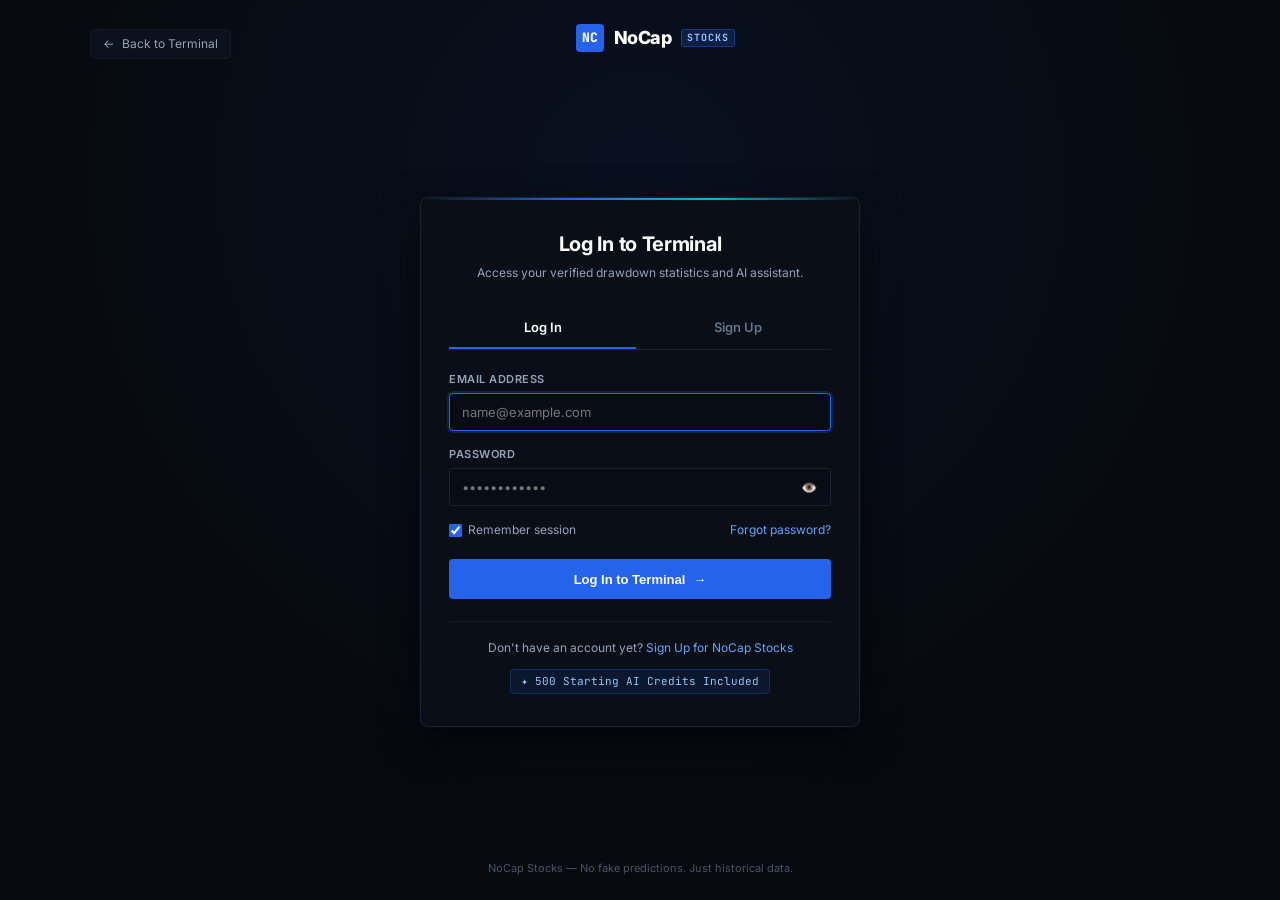
<file: frontend/login.html>
<!DOCTYPE html>
<html lang="en">
<head>
    <meta charset="UTF-8">
    <meta name="viewport" content="width=device-width, initial-scale=1.0">
    <title>Log In — NoCap Stocks Terminal</title>
    <meta name="description" content="Sign in to your NoCap Stocks account to access empirical historical stock drop analytics and AI assistant.">
    
    <!-- Typography -->
    <link rel="preconnect" href="https://fonts.googleapis.com">
    <link rel="preconnect" href="https://fonts.gstatic.com" crossorigin>
    <link href="https://fonts.googleapis.com/css2?family=Inter:wght@400;500;600;700;800&family=JetBrains+Mono:wght@400;500;600;700&display=swap" rel="stylesheet">
    
    <!-- Base Stylesheet & Auth Styles -->
    <link rel="stylesheet" href="style.css">
    <link rel="stylesheet" href="auth.css">
</head>
<body class="auth-page-shell">
    <!-- Top Navigation Strip -->
    <nav class="auth-nav-strip">
        <a href="index.html" class="auth-back-link">
            <span>←</span> Back to Terminal
        </a>
        <div class="auth-brand-badge">
            <div class="terminal-logo-box">NC</div>
            <span class="brand-text-main">NoCap</span>
            <span class="brand-text-badge">STOCKS</span>
        </div>
        <div style="width: 110px;"></div> <!-- Spacer for optical centering -->
    </nav>

    <!-- Main Auth Card Container -->
    <main class="auth-container">
        <div class="auth-card">
            <!-- Header -->
            <div class="auth-header">
                <h1 class="auth-title">Log In to Terminal</h1>
                <p class="auth-subtitle">Access your verified drawdown statistics and AI assistant.</p>
            </div>

            <!-- Tab Switcher -->
            <div class="auth-tabs" role="tablist">
                <a href="login.html" class="auth-tab-btn active" role="tab" aria-selected="true">Log In</a>
                <a href="signup.html" class="auth-tab-btn" role="tab" aria-selected="false">Sign Up</a>
            </div>

            <!-- Alert Notification Banner -->
            <div id="login-alert" class="auth-alert hidden" role="alert"></div>

            <!-- Log In Form -->
            <form id="login-form" novalidate>
                <!-- Email Field -->
                <div class="auth-form-group">
                    <label for="login-email" class="auth-label">Email Address</label>
                    <div class="auth-input-wrapper">
                        <input 
                            type="email" 
                            id="login-email" 
                            name="email" 
                            class="auth-input" 
                            placeholder="name@example.com" 
                            autocomplete="email" 
                            required 
                            autofocus
                        >
                    </div>
                </div>

                <!-- Password Field with Show/Hide Toggle -->
                <div class="auth-form-group">
                    <label for="login-password" class="auth-label">Password</label>
                    <div class="auth-input-wrapper">
                        <input 
                            type="password" 
                            id="login-password" 
                            name="password" 
                            class="auth-input has-toggle" 
                            placeholder="••••••••••••" 
                            autocomplete="current-password" 
                            required
                        >
                        <button 
                            type="button" 
                            class="auth-toggle-pwd-btn" 
                            data-target="login-password" 
                            aria-label="Show password" 
                            title="Show/Hide Password"
                        >👁️</button>
                    </div>
                </div>

                <!-- Remember Me & Forgot Password Row -->
                <div class="auth-extra-row">
                    <label class="auth-checkbox-label">
                        <input type="checkbox" id="login-remember" checked>
                        <span>Remember session</span>
                    </label>
                    <a href="#" id="forgot-password-link" class="auth-link">Forgot password?</a>
                </div>

                <!-- Submit Button -->
                <button type="submit" id="login-submit-btn" class="auth-submit-btn">
                    <span>Log In to Terminal</span>
                    <span>→</span>
                </button>
            </form>

            <!-- Footer Switcher -->
            <div class="auth-footer">
                Don't have an account yet? 
                <a href="signup.html" class="auth-link font-semibold">Sign Up for NoCap Stocks</a>
                <div>
                    <span class="auth-credits-highlight">✦ 500 Starting AI Credits Included</span>
                </div>
            </div>
        </div>
    </main>

    <!-- Forgot Password Modal -->
    <div id="forgot-password-modal" class="auth-modal-backdrop hidden" role="dialog" aria-modal="true" aria-labelledby="modal-title">
        <div class="auth-modal-card">
            <button type="button" id="close-forgot-modal" class="auth-modal-close-btn" aria-label="Close dialog">✕</button>
            <h2 id="modal-title" class="auth-title" style="font-size: 16px; margin-bottom: 6px;">Reset Your Password</h2>
            <p class="auth-subtitle" style="margin-bottom: 16px;">
                Enter your account email address. We'll send you a secure recovery link to reset your password.
            </p>

            <div id="forgot-alert" class="auth-alert hidden"></div>

            <form id="forgot-password-form">
                <div class="auth-form-group">
                    <label for="forgot-email" class="auth-label">Account Email</label>
                    <div class="auth-input-wrapper">
                        <input 
                            type="email" 
                            id="forgot-email" 
                            class="auth-input" 
                            placeholder="name@example.com" 
                            required
                        >
                    </div>
                </div>
                <button type="submit" id="forgot-submit-btn" class="auth-submit-btn">
                    <span>Send Password Reset Link</span>
                </button>
            </form>
        </div>
    </div>

    <!-- Page Footer Disclaimer -->
    <footer class="auth-page-footer">
        NoCap Stocks — No fake predictions. Just historical data.
    </footer>

    <!-- JavaScript Module -->
    <script src="auth.js"></script>
    <script>
        // Page specific controller
        document.addEventListener('DOMContentLoaded', () => {
            const form = document.getElementById('login-form');
            const alertEl = document.getElementById('login-alert');
            const submitBtn = document.getElementById('login-submit-btn');

            // If user is already authenticated with a valid token, auto-redirect to dashboard
            if (getAuthToken()) {
                const params = new URLSearchParams(window.location.search);
                const redirectTarget = params.get('redirect') || 'index.html';
                window.location.href = redirectTarget;
                return;
            }

            form?.addEventListener('submit', async (e) => {
                e.preventDefault();
                hideAlert(alertEl);

                const email = (document.getElementById('login-email')?.value || '').trim();
                const password = document.getElementById('login-password')?.value || '';

                if (!email) {
                    showAlert(alertEl, 'Please enter your email address.');
                    return;
                }
                if (!password) {
                    showAlert(alertEl, 'Please enter your password.');
                    return;
                }

                setButtonLoading(submitBtn, true, 'Signing in...');

                const { ok, data } = await apiLogIn(email, password);
                setButtonLoading(submitBtn, false);

                if (ok && data.success) {
                    showAlert(alertEl, 'Authenticated successfully. Redirecting...', 'success');
                    setAuthSession(data.access_token, data.refresh_token, data.user, data.profile);
                    
                    const params = new URLSearchParams(window.location.search);
                    const redirectTarget = params.get('redirect') || 'index.html';
                    setTimeout(() => {
                        window.location.href = redirectTarget;
                    }, 500);
                } else {
                    const errorMsg = data.message || data.error || 'Invalid email or password.';
                    showAlert(alertEl, errorMsg, 'error');
                }
            });
        });
    </script>
</body>
</html>
</file>
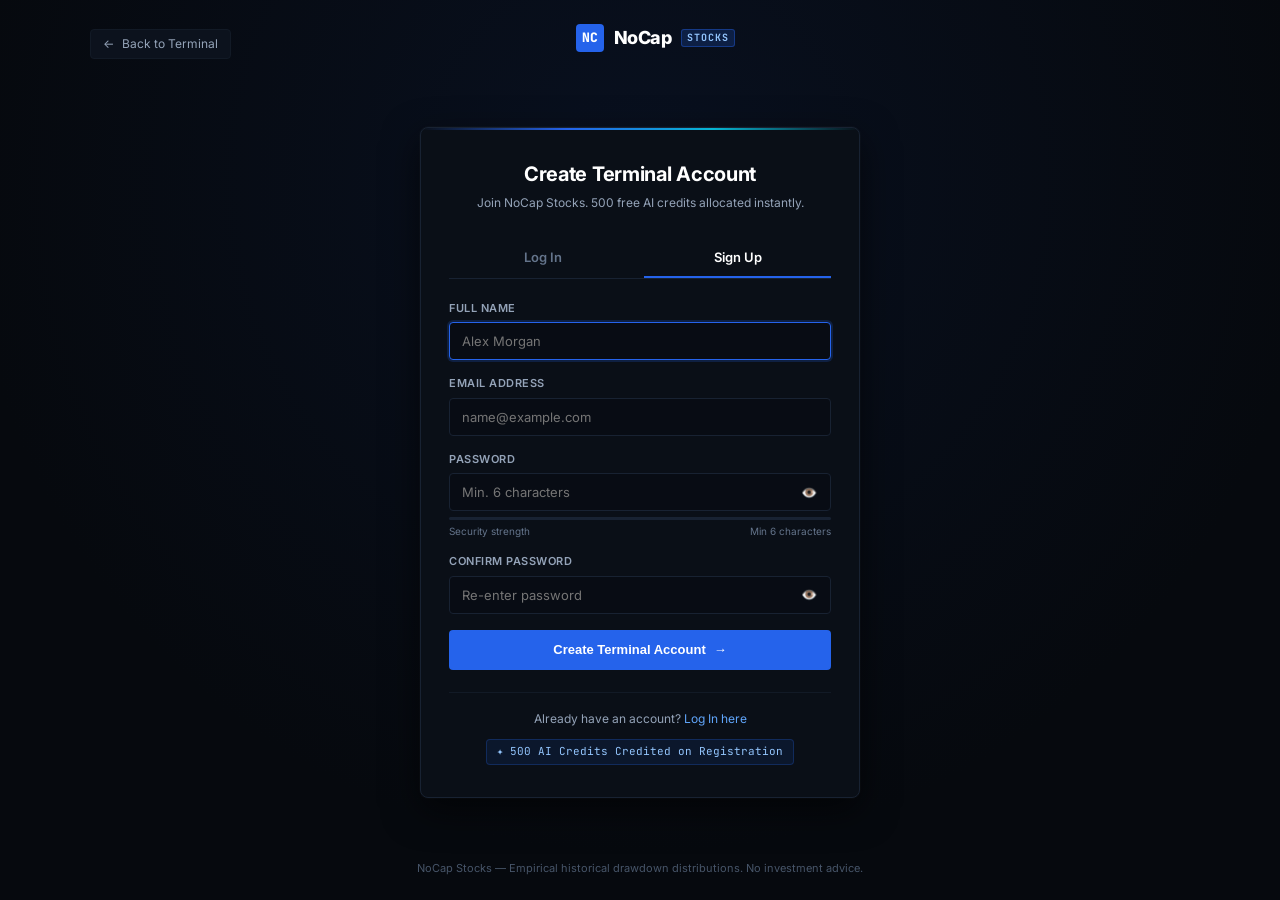
<file: frontend/signup.html>
<!DOCTYPE html>
<html lang="en">
<head>
    <meta charset="UTF-8">
    <meta name="viewport" content="width=device-width, initial-scale=1.0">
    <title>Sign Up — NoCap Stocks Terminal</title>
    <meta name="description" content="Create a NoCap Stocks account with 500 AI credits for institutional-grade historical stock drawdown analysis.">
    
    <!-- Typography -->
    <link rel="preconnect" href="https://fonts.googleapis.com">
    <link rel="preconnect" href="https://fonts.gstatic.com" crossorigin>
    <link href="https://fonts.googleapis.com/css2?family=Inter:wght@400;500;600;700;800&family=JetBrains+Mono:wght@400;500;600;700&display=swap" rel="stylesheet">
    
    <!-- Base Stylesheet & Auth Styles -->
    <link rel="stylesheet" href="style.css">
    <link rel="stylesheet" href="auth.css">
</head>
<body class="auth-page-shell">
    <!-- Top Navigation Strip -->
    <nav class="auth-nav-strip">
        <a href="index.html" class="auth-back-link">
            <span>←</span> Back to Terminal
        </a>
        <div class="auth-brand-badge">
            <div class="terminal-logo-box">NC</div>
            <span class="brand-text-main">NoCap</span>
            <span class="brand-text-badge">STOCKS</span>
        </div>
        <div style="width: 110px;"></div> <!-- Spacer for optical centering -->
    </nav>

    <!-- Main Auth Card Container -->
    <main class="auth-container">
        <div class="auth-card">
            <!-- Header -->
            <div class="auth-header">
                <h1 class="auth-title">Create Terminal Account</h1>
                <p class="auth-subtitle">Join NoCap Stocks. 500 free AI credits allocated instantly.</p>
            </div>

            <!-- Tab Switcher -->
            <div class="auth-tabs" role="tablist">
                <a href="login.html" class="auth-tab-btn" role="tab" aria-selected="false">Log In</a>
                <a href="signup.html" class="auth-tab-btn active" role="tab" aria-selected="true">Sign Up</a>
            </div>

            <!-- Alert Notification Banner -->
            <div id="signup-alert" class="auth-alert hidden" role="alert"></div>

            <!-- Sign Up Form -->
            <form id="signup-form" novalidate>
                <!-- Full Name Field -->
                <div class="auth-form-group">
                    <label for="signup-name" class="auth-label">Full Name</label>
                    <div class="auth-input-wrapper">
                        <input 
                            type="text" 
                            id="signup-name" 
                            name="full_name" 
                            class="auth-input" 
                            placeholder="Alex Morgan" 
                            autocomplete="name" 
                            required 
                            autofocus
                        >
                    </div>
                </div>

                <!-- Email Field -->
                <div class="auth-form-group">
                    <label for="signup-email" class="auth-label">Email Address</label>
                    <div class="auth-input-wrapper">
                        <input 
                            type="email" 
                            id="signup-email" 
                            name="email" 
                            class="auth-input" 
                            placeholder="name@example.com" 
                            autocomplete="email" 
                            required
                        >
                    </div>
                </div>

                <!-- Password Field with Show/Hide Toggle & Strength Meter -->
                <div class="auth-form-group">
                    <label for="signup-password" class="auth-label">Password</label>
                    <div class="auth-input-wrapper">
                        <input 
                            type="password" 
                            id="signup-password" 
                            name="password" 
                            class="auth-input has-toggle" 
                            placeholder="Min. 6 characters" 
                            autocomplete="new-password" 
                            required
                        >
                        <button 
                            type="button" 
                            class="auth-toggle-pwd-btn" 
                            data-target="signup-password" 
                            aria-label="Show password" 
                            title="Show/Hide Password"
                        >👁️</button>
                    </div>
                    <!-- Password Strength Meter -->
                    <div class="pwd-strength-container" id="pwd-strength-container">
                        <div class="pwd-strength-bar">
                            <div class="pwd-strength-fill" id="pwd-strength-fill"></div>
                        </div>
                        <div class="pwd-strength-text">
                            <span id="pwd-strength-label">Security strength</span>
                            <span id="pwd-strength-text">Min 6 characters</span>
                        </div>
                    </div>
                </div>

                <!-- Confirm Password Field with Match Indicator -->
                <div class="auth-form-group">
                    <label for="signup-confirm-password" class="auth-label">Confirm Password</label>
                    <div class="auth-input-wrapper">
                        <input 
                            type="password" 
                            id="signup-confirm-password" 
                            name="confirm_password" 
                            class="auth-input has-toggle" 
                            placeholder="Re-enter password" 
                            autocomplete="new-password" 
                            required
                        >
                        <button 
                            type="button" 
                            class="auth-toggle-pwd-btn" 
                            data-target="signup-confirm-password" 
                            aria-label="Show confirm password" 
                            title="Show/Hide Password"
                        >👁️</button>
                    </div>
                    <span id="pwd-match-hint" class="pwd-match-hint hidden"></span>
                </div>

                <!-- Submit Button -->
                <button type="submit" id="signup-submit-btn" class="auth-submit-btn">
                    <span>Create Terminal Account</span>
                    <span>→</span>
                </button>
            </form>

            <!-- Footer Switcher -->
            <div class="auth-footer">
                Already have an account? 
                <a href="login.html" class="auth-link font-semibold">Log In here</a>
                <div>
                    <span class="auth-credits-highlight">✦ 500 AI Credits Credited on Registration</span>
                </div>
            </div>
        </div>
    </main>

    <!-- Page Footer Disclaimer -->
    <footer class="auth-page-footer">
        NoCap Stocks — Empirical historical drawdown distributions. No investment advice.
    </footer>

    <!-- JavaScript Module -->
    <script src="auth.js"></script>
    <script>
        // Page specific controller
        document.addEventListener('DOMContentLoaded', () => {
            const form = document.getElementById('signup-form');
            const alertEl = document.getElementById('signup-alert');
            const submitBtn = document.getElementById('signup-submit-btn');
            const pwdInput = document.getElementById('signup-password');
            const confirmInput = document.getElementById('signup-confirm-password');
            const strengthFill = document.getElementById('pwd-strength-fill');
            const strengthText = document.getElementById('pwd-strength-text');
            const matchHint = document.getElementById('pwd-match-hint');

            // If user is already authenticated with a valid token, auto-redirect to dashboard
            if (getAuthToken()) {
                const params = new URLSearchParams(window.location.search);
                const redirectTarget = params.get('redirect') || 'index.html';
                window.location.href = redirectTarget;
                return;
            }

            // Real-time password strength update
            pwdInput?.addEventListener('input', () => {
                const strength = calculatePasswordStrength(pwdInput.value);
                if (strengthFill) {
                    strengthFill.style.width = `${strength.pct}%`;
                    strengthFill.style.backgroundColor = strength.color;
                }
                if (strengthText) {
                    strengthText.textContent = strength.text;
                    strengthText.style.color = strength.color;
                }
                checkPasswordMatch();
            });

            // Real-time confirm password match check
            function checkPasswordMatch() {
                if (!confirmInput || !pwdInput) return;
                const p1 = pwdInput.value;
                const p2 = confirmInput.value;
                if (!p2) {
                    matchHint.classList.add('hidden');
                    confirmInput.classList.remove('is-valid', 'is-invalid');
                    return;
                }
                matchHint.classList.remove('hidden');
                if (p1 === p2) {
                    matchHint.textContent = '✓ Passwords match';
                    matchHint.className = 'pwd-match-hint match';
                    confirmInput.classList.add('is-valid');
                    confirmInput.classList.remove('is-invalid');
                } else {
                    matchHint.textContent = '✕ Passwords do not match';
                    matchHint.className = 'pwd-match-hint mismatch';
                    confirmInput.classList.add('is-invalid');
                    confirmInput.classList.remove('is-valid');
                }
            }

            confirmInput?.addEventListener('input', checkPasswordMatch);

            form?.addEventListener('submit', async (e) => {
                e.preventDefault();
                hideAlert(alertEl);

                const fullName = (document.getElementById('signup-name')?.value || '').trim();
                const email = (document.getElementById('signup-email')?.value || '').trim();
                const password = pwdInput?.value || '';
                const confirmPassword = confirmInput?.value || '';

                if (!fullName) {
                    showAlert(alertEl, 'Please enter your full name.');
                    document.getElementById('signup-name')?.focus();
                    return;
                }
                if (!email) {
                    showAlert(alertEl, 'Please enter a valid email address.');
                    document.getElementById('signup-email')?.focus();
                    return;
                }
                if (!password || password.length < 6) {
                    showAlert(alertEl, 'Password must be at least 6 characters long.');
                    pwdInput?.focus();
                    return;
                }
                if (password !== confirmPassword) {
                    showAlert(alertEl, 'Passwords do not match. Please verify your confirm password.');
                    confirmInput?.focus();
                    return;
                }

                setButtonLoading(submitBtn, true, 'Creating Account...');

                const { ok, data } = await apiSignUp(email, password, fullName);
                setButtonLoading(submitBtn, false);

                if (ok && data.success) {
                    showAlert(alertEl, 'Account created successfully! 500 AI credits allocated. Redirecting to Terminal...', 'success');
                    setAuthSession(data.access_token, data.refresh_token, data.user, data.profile);
                    
                    const params = new URLSearchParams(window.location.search);
                    const redirectTarget = params.get('redirect') || 'index.html';
                    setTimeout(() => {
                        window.location.href = redirectTarget;
                    }, 800);
                } else {
                    const errorMsg = data.message || data.error || 'Registration failed. Please try again.';
                    showAlert(alertEl, errorMsg, 'error');
                }
            });
        });
    </script>
</body>
</html>
</file>
<file: frontend/style.css>
/**
 * NoCap Stocks — Institutional Dark Financial Exchange Terminal Theme
 * Density, compact panels, 1px borders, tabular monospace alignment.
 */

:root {
    --bg-app: #06090e;
    --bg-topbar: #080c13;
    --bg-rail: #070a10;
    --bg-panel: #0a0f17;
    --bg-panel-alt: #0d131f;
    --bg-card: #0c121d;
    --bg-input: #080c14;
    --bg-hover: #121a28;

    --border-main: #182232;
    --border-subtle: #121a26;
    --border-focus: #2563eb;

    --text-primary: #f1f5f9;
    --text-secondary: #94a3b8;
    --text-muted: #64748b;
    --text-dim: #475569;

    --accent-blue: #2563eb;
    --accent-blue-hover: #1d4ed8;
    --accent-cyan: #06b6d4;

    --green-up: #10b981;
    --green-bg: rgba(16, 185, 129, 0.12);
    --red-down: #ef4444;
    --red-bg: rgba(239, 68, 68, 0.12);
    --yellow-warn: #f59e0b;
    --yellow-bg: rgba(245, 158, 11, 0.12);

    --font-ui: 'Inter', -apple-system, BlinkMacSystemFont, "Segoe UI", Roboto, sans-serif;
    --font-mono: 'JetBrains Mono', monospace;
}

* {
    box-sizing: border-box;
    margin: 0;
    padding: 0;
}

html, body {
    width: 100%;
    min-height: 100%;
    background-color: var(--bg-app);
    color: var(--text-primary);
    font-family: var(--font-ui);
    font-size: 13px;
    line-height: 1.4;
    -webkit-font-smoothing: antialiased;
    -moz-osx-font-smoothing: grayscale;
}

/* ==========================================================================
   APP SHELL LAYOUT
   ========================================================================== */
.terminal-app-shell {
    display: flex;
    flex-direction: column;
    min-height: 100vh;
    background: var(--bg-app);
}

/* ==========================================================================
   TOP BAR (Height: 50px)
   ========================================================================== */
.terminal-topbar {
    height: 50px;
    background: var(--bg-topbar);
    border-bottom: 1px solid var(--border-main);
    display: flex;
    align-items: center;
    justify-content: space-between;
    padding: 0 16px;
    gap: 16px;
    flex-shrink: 0;
    z-index: 100;
}

.topbar-left {
    display: flex;
    align-items: center;
    gap: 10px;
    flex-shrink: 0;
}

.terminal-logo-box {
    width: 28px;
    height: 28px;
    background: var(--accent-blue);
    color: #ffffff;
    font-family: var(--font-mono);
    font-weight: 800;
    font-size: 12px;
    display: flex;
    align-items: center;
    justify-content: center;
    border-radius: 4px;
    letter-spacing: -0.05em;
}

.terminal-title-stack {
    display: flex;
    flex-direction: column;
    line-height: 1.1;
}

.terminal-brand-row {
    display: flex;
    align-items: baseline;
    gap: 5px;
}

.brand-text-main {
    font-weight: 800;
    font-size: 15px;
    letter-spacing: -0.02em;
    color: #ffffff;
}

.brand-text-badge {
    font-size: 9px;
    font-weight: 700;
    letter-spacing: 0.1em;
    color: var(--accent-cyan);
    font-family: var(--font-mono);
}

.brand-tagline {
    font-size: 10px;
    color: var(--text-muted);
}

/* Center Search */
.topbar-center {
    flex: 1;
    max-width: 520px;
    position: relative;
}

.terminal-search-bar {
    display: flex;
    align-items: center;
    background: var(--bg-input);
    border: 1px solid var(--border-main);
    border-radius: 4px;
    padding: 0 10px;
    height: 32px;
    transition: border-color 0.15s ease, background 0.15s ease;
}

.terminal-search-bar:focus-within {
    border-color: var(--border-focus);
    background: #090e17;
    box-shadow: 0 0 0 1px rgba(37, 99, 235, 0.3);
}

.search-mag-icon {
    font-size: 13px;
    color: var(--text-muted);
    margin-right: 8px;
}

.global-search-input {
    flex: 1;
    background: transparent;
    border: none;
    outline: none;
    color: var(--text-primary);
    font-size: 12px;
    font-family: var(--font-ui);
}

.global-search-input::placeholder {
    color: var(--text-muted);
}

.search-hotkey {
    font-family: var(--font-mono);
    font-size: 10px;
    background: #151d2a;
    border: 1px solid var(--border-main);
    color: var(--text-muted);
    padding: 2px 6px;
    border-radius: 3px;
}

/* Autocomplete Dropdown */
.search-results-dropdown {
    position: absolute;
    top: calc(100% + 4px);
    left: 0;
    right: 0;
    background: #0d1420;
    border: 1px solid var(--border-main);
    border-radius: 4px;
    box-shadow: 0 8px 24px rgba(0,0,0,0.6);
    z-index: 500;
    max-height: 320px;
    overflow-y: auto;
}

.search-drop-item {
    display: flex;
    align-items: center;
    gap: 10px;
    padding: 8px 12px;
    border-bottom: 1px solid var(--border-subtle);
    cursor: pointer;
    transition: background 0.1s ease;
}

.search-drop-item:hover {
    background: #141e2e;
}

.search-drop-text {
    display: flex;
    flex-direction: column;
}

.search-drop-title {
    font-weight: 600;
    color: #ffffff;
    font-size: 12px;
}

.search-drop-sub {
    font-size: 11px;
    color: var(--text-muted);
    font-family: var(--font-mono);
}

/* Right Indicators */
.topbar-right {
    display: flex;
    align-items: center;
    gap: 10px;
    flex-shrink: 0;
}

.status-indicator-pill {
    display: flex;
    align-items: center;
    gap: 6px;
    padding: 4px 8px;
    background: var(--bg-card);
    border: 1px solid var(--border-subtle);
    border-radius: 4px;
    font-size: 11px;
    color: var(--text-secondary);
}

.status-glow-dot {
    width: 6px;
    height: 6px;
    border-radius: 50%;
}

.status-glow-dot.green {
    background: var(--green-up);
    box-shadow: 0 0 6px var(--green-up);
}

.ai-credits-pill-btn {
    display: flex;
    align-items: center;
    gap: 6px;
    padding: 4px 10px;
    background: rgba(37, 99, 235, 0.12);
    border: 1px solid rgba(37, 99, 235, 0.4);
    color: #93c5fd;
    border-radius: 4px;
    font-size: 11px;
    cursor: pointer;
    transition: all 0.15s ease;
    font-family: var(--font-ui);
}

.ai-credits-pill-btn:hover {
    background: rgba(37, 99, 235, 0.25);
    border-color: var(--accent-blue);
    color: #ffffff;
}

.ai-bolt-icon {
    color: var(--accent-cyan);
    font-size: 12px;
}

/* ==========================================================================
   UPPER TERMINAL WORKSPACE (3-COLUMN: RAIL | MAIN | MARKETS)
   ========================================================================== */
.terminal-upper-grid {
    display: flex;
    flex: 1;
    border-bottom: 1px solid var(--border-main);
    min-height: 540px;
    background: var(--bg-app);
}

/* 1. LEFT RAIL (56px) */
.terminal-rail {
    width: 56px;
    background: var(--bg-rail);
    border-right: 1px solid var(--border-main);
    display: flex;
    flex-direction: column;
    justify-content: space-between;
    align-items: center;
    padding: 12px 0;
    flex-shrink: 0;
}

.rail-nav-group {
    display: flex;
    flex-direction: column;
    gap: 6px;
    width: 100%;
    align-items: center;
}

.rail-nav-btn {
    width: 40px;
    height: 40px;
    background: transparent;
    border: 1px solid transparent;
    border-radius: 4px;
    color: var(--text-muted);
    display: flex;
    align-items: center;
    justify-content: center;
    cursor: pointer;
    position: relative;
    transition: all 0.15s ease;
}

.rail-nav-btn:hover {
    background: var(--bg-hover);
    color: #ffffff;
}

.rail-nav-btn.active {
    background: rgba(37, 99, 235, 0.15);
    border-color: rgba(37, 99, 235, 0.4);
    color: var(--accent-cyan);
}

/* Tooltip on hover */
.rail-tooltip {
    position: absolute;
    left: calc(100% + 8px);
    top: 50%;
    transform: translateY(-50%);
    background: #111827;
    border: 1px solid var(--border-main);
    color: #ffffff;
    font-size: 11px;
    padding: 3px 8px;
    border-radius: 3px;
    white-space: nowrap;
    opacity: 0;
    pointer-events: none;
    transition: opacity 0.15s ease;
    z-index: 200;
}

.rail-nav-btn:hover .rail-tooltip {
    opacity: 1;
}

.rail-live-tag {
    font-size: 9px;
    font-family: var(--font-mono);
    color: var(--green-up);
    letter-spacing: 0.05em;
}

/* 2. MAIN TERMINAL CONTENT */
.terminal-main-content {
    flex: 1;
    min-width: 0;
    display: flex;
    flex-direction: column;
    background: var(--bg-app);
    border-right: 1px solid var(--border-main);
}

/* Status Banner */
.terminal-notification-strip {
    padding: 6px 16px;
    background: rgba(239, 68, 68, 0.15);
    border-bottom: 1px solid var(--red-down);
    color: #ffffff;
    font-size: 11px;
}

/* SECTION A: COMPANY HEADER */
.company-header-strip {
    padding: 10px 16px;
    background: var(--bg-panel);
    border-bottom: 1px solid var(--border-main);
    display: flex;
    align-items: center;
    justify-content: space-between;
    gap: 16px;
}

.company-profile-box {
    display: flex;
    align-items: center;
    gap: 12px;
}

.company-logo-slot {
    width: 44px;
    height: 44px;
    display: flex;
    align-items: center;
    justify-content: center;
}

.company-info-stack {
    display: flex;
    flex-direction: column;
    gap: 2px;
}

.company-name-row {
    display: flex;
    align-items: center;
    gap: 8px;
    flex-wrap: wrap;
}

.company-heading-title {
    font-size: 16px;
    font-weight: 700;
    color: #ffffff;
    letter-spacing: -0.01em;
}

.company-ticker-tag {
    font-family: var(--font-mono);
    font-size: 11px;
    font-weight: 700;
    padding: 2px 6px;
    background: rgba(37, 99, 235, 0.15);
    border: 1px solid rgba(37, 99, 235, 0.35);
    color: #93c5fd;
    border-radius: 3px;
}

.company-exchange-tag, .company-country-tag {
    font-size: 11px;
    color: var(--text-muted);
}

.company-sub-meta {
    font-size: 11px;
    color: var(--text-muted);
    display: flex;
    align-items: center;
    gap: 6px;
}

.meta-sep {
    opacity: 0.5;
}

.company-price-box {
    display: flex;
    flex-direction: column;
    align-items: flex-end;
    gap: 2px;
    text-align: right;
}

.price-quote-row {
    display: flex;
    align-items: baseline;
    gap: 8px;
}

.price-quote-value {
    font-family: var(--font-mono);
    font-size: 20px;
    font-weight: 700;
    color: #ffffff;
    letter-spacing: -0.02em;
}

.price-change-tag {
    font-family: var(--font-mono);
    font-size: 11px;
    font-weight: 700;
    padding: 2px 6px;
    border-radius: 3px;
}

.price-change-tag.positive {
    background: var(--green-bg);
    color: var(--green-up);
    border: 1px solid rgba(16, 185, 129, 0.3);
}

.price-change-tag.negative {
    background: var(--red-bg);
    color: var(--red-down);
    border: 1px solid rgba(239, 68, 68, 0.3);
}

.price-quote-sub {
    font-size: 10px;
    color: var(--text-muted);
}

/* SECTION B: LARGE PRICE CHART PANEL */
.terminal-chart-panel {
    padding: 10px 16px 12px;
    background: var(--bg-app);
    border-bottom: 1px solid var(--border-main);
    display: flex;
    flex-direction: column;
    flex: 1;
}

.chart-header-bar {
    display: flex;
    align-items: center;
    justify-content: space-between;
    margin-bottom: 8px;
    gap: 12px;
    flex-wrap: wrap;
}

.chart-meta-left {
    display: flex;
    align-items: center;
    gap: 8px;
}

.chart-symbol-badge {
    font-family: var(--font-mono);
    font-size: 12px;
    font-weight: 700;
    color: #ffffff;
}

.chart-title-label {
    font-size: 12px;
    color: var(--text-muted);
}

.chart-controls-right {
    display: flex;
    align-items: center;
    gap: 10px;
}

.chart-range-group {
    display: flex;
    background: var(--bg-panel);
    border: 1px solid var(--border-main);
    border-radius: 3px;
    padding: 2px;
    gap: 2px;
}

.chart-range-pill {
    background: transparent;
    border: none;
    color: var(--text-muted);
    font-family: var(--font-mono);
    font-size: 11px;
    font-weight: 600;
    padding: 3px 7px;
    border-radius: 2px;
    cursor: pointer;
    transition: all 0.1s ease;
}

.chart-range-pill:hover {
    color: #ffffff;
    background: var(--bg-hover);
}

.chart-range-pill.active {
    background: var(--accent-blue);
    color: #ffffff;
}

.chart-mode-group {
    display: flex;
    gap: 4px;
}

.chart-mode-btn, .chart-reset-btn {
    background: var(--bg-panel);
    border: 1px solid var(--border-main);
    color: var(--text-secondary);
    font-size: 11px;
    padding: 3px 8px;
    border-radius: 3px;
    cursor: pointer;
    transition: all 0.1s ease;
}

.chart-mode-btn:hover, .chart-reset-btn:hover {
    background: var(--bg-hover);
    color: #ffffff;
}

.chart-mode-btn.active {
    background: #141f30;
    border-color: rgba(37, 99, 235, 0.4);
    color: #93c5fd;
}

.chart-viewport-container {
    height: 380px;
    width: 100%;
    position: relative;
}

@media (max-width: 768px) {
    .chart-viewport-container {
        height: 320px;
    }
}

/* SECTION C: ANALYSIS PARAMETERS BAR */
.analysis-parameters-bar {
    padding: 8px 16px;
    background: var(--bg-panel-alt);
    border-bottom: 1px solid var(--border-main);
}

.analysis-form-row {
    display: flex;
    align-items: center;
    gap: 12px;
    flex-wrap: wrap;
}

.param-input-unit {
    display: flex;
    align-items: center;
    gap: 6px;
}

.param-label {
    font-family: var(--font-mono);
    font-size: 10px;
    font-weight: 700;
    color: var(--text-muted);
    letter-spacing: 0.05em;
}

.param-field-wrap {
    display: flex;
    align-items: center;
    background: var(--bg-input);
    border: 1px solid var(--border-main);
    border-radius: 3px;
    padding: 0 6px;
}

.param-field {
    width: 48px;
    background: transparent;
    border: none;
    outline: none;
    color: #ffffff;
    font-family: var(--font-mono);
    font-size: 12px;
    font-weight: 600;
    padding: 4px 0;
    text-align: right;
}

.param-field.ticker-field {
    width: 64px;
    text-align: left;
    text-transform: uppercase;
    background: var(--bg-input);
    border: 1px solid var(--border-main);
    border-radius: 3px;
    padding: 4px 6px;
}

.param-affix {
    font-family: var(--font-mono);
    font-size: 10px;
    color: var(--text-muted);
    margin-left: 4px;
}

.param-buttons-unit {
    display: flex;
    gap: 6px;
    margin-left: auto;
}

.terminal-btn-primary {
    background: var(--accent-blue);
    border: 1px solid var(--accent-blue);
    color: #ffffff;
    font-family: var(--font-mono);
    font-size: 11px;
    font-weight: 700;
    letter-spacing: 0.05em;
    padding: 5px 14px;
    border-radius: 3px;
    cursor: pointer;
    transition: background 0.15s ease;
}

.terminal-btn-primary:hover {
    background: var(--accent-blue-hover);
}

.terminal-btn-secondary {
    background: transparent;
    border: 1px solid var(--border-main);
    color: var(--text-muted);
    font-family: var(--font-mono);
    font-size: 11px;
    font-weight: 600;
    padding: 5px 10px;
    border-radius: 3px;
    cursor: pointer;
    transition: all 0.15s ease;
}

.terminal-btn-secondary:hover {
    background: var(--bg-hover);
    color: #ffffff;
}

/* SECTION D: DENSE STATISTICS & HISTORICAL STAKES (HORIZONTAL CARDS) */
.statistics-and-stakes-grid {
    display: grid;
    grid-template-columns: 1.15fr 1fr 1fr 1fr;
    gap: 8px;
    padding: 10px 16px;
    background: var(--bg-app);
}

.stats-terminal-card {
    background: var(--bg-card);
    border: 1px solid var(--border-main);
    border-radius: 4px;
    padding: 10px 12px;
    display: flex;
    flex-direction: column;
    gap: 6px;
}

.card-top-row {
    display: flex;
    align-items: center;
    justify-content: space-between;
    border-bottom: 1px solid var(--border-subtle);
    padding-bottom: 4px;
}

.card-caption {
    font-family: var(--font-mono);
    font-size: 10px;
    font-weight: 700;
    color: var(--text-muted);
    letter-spacing: 0.05em;
}

.card-sub-count {
    font-size: 10px;
    color: var(--text-muted);
}

/* Stakes card custom */
.stakes-card {
    border-color: rgba(239, 68, 68, 0.3);
    background: linear-gradient(180deg, #0e1422 0%, #0a0f18 100%);
}

.stakes-pill {
    display: inline-flex;
    align-items: center;
    gap: 4px;
    padding: 2px 6px;
    border-radius: 3px;
    font-family: var(--font-mono);
    font-size: 10px;
    font-weight: 700;
}

.stakes-pill.high {
    background: var(--red-bg);
    color: var(--red-down);
    border: 1px solid rgba(239, 68, 68, 0.4);
}

.stakes-pill.moderate {
    background: var(--yellow-bg);
    color: var(--yellow-warn);
    border: 1px solid rgba(245, 158, 11, 0.4);
}

.stakes-pill.low {
    background: var(--green-bg);
    color: var(--green-up);
    border: 1px solid rgba(16, 185, 129, 0.4);
}

.stakes-events-count {
    display: flex;
    align-items: baseline;
    gap: 5px;
}

.stakes-events-count .count-num {
    font-family: var(--font-mono);
    font-size: 16px;
    font-weight: 800;
    color: #ffffff;
}

.stakes-events-count .count-lbl {
    font-size: 10px;
    color: var(--text-muted);
}

.stakes-reason-summary {
    font-size: 11px;
    color: var(--text-secondary);
    line-height: 1.3;
}

.stakes-meta-specs {
    font-size: 10px;
    color: var(--text-muted);
    display: flex;
    gap: 8px;
    margin-top: auto;
    font-family: var(--font-mono);
}

.stakes-meta-specs strong {
    color: #ffffff;
}

/* Table rows in stats cards */
.stats-dense-rows {
    display: flex;
    flex-direction: column;
    gap: 3px;
}

.stat-kv-row {
    display: flex;
    justify-content: space-between;
    font-size: 11px;
    font-family: var(--font-mono);
    line-height: 1.25;
}

.stat-kv-row .k {
    color: var(--text-muted);
    font-size: 10px;
}

.stat-kv-row .v {
    font-weight: 600;
    color: #ffffff;
}

.stat-kv-row .v.positive { color: var(--green-up); }
.stat-kv-row .v.negative { color: var(--red-down); }
.stat-kv-row .v.muted { color: var(--text-secondary); }

/* 3. RIGHT MARKETS PANEL (290px) */
.terminal-market-panel {
    width: 290px;
    background: var(--bg-panel);
    display: flex;
    flex-direction: column;
    flex-shrink: 0;
}

.market-panel-header {
    height: 42px;
    padding: 0 12px;
    border-bottom: 1px solid var(--border-main);
    display: flex;
    align-items: center;
    justify-content: space-between;
}

.market-title-wrap {
    display: flex;
    align-items: center;
    gap: 6px;
}

.market-header-title {
    font-family: var(--font-mono);
    font-size: 11px;
    font-weight: 700;
    color: #ffffff;
    letter-spacing: 0.05em;
}

.market-count-tag {
    font-family: var(--font-mono);
    font-size: 10px;
    background: #141d2c;
    border: 1px solid var(--border-main);
    color: var(--text-muted);
    padding: 1px 5px;
    border-radius: 3px;
}

.market-quick-ai-btn {
    background: rgba(37, 99, 235, 0.15);
    border: 1px solid rgba(37, 99, 235, 0.4);
    color: #93c5fd;
    font-size: 11px;
    font-weight: 600;
    padding: 3px 8px;
    border-radius: 3px;
    cursor: pointer;
    transition: all 0.15s ease;
}

.market-quick-ai-btn:hover {
    background: var(--accent-blue);
    color: #ffffff;
}

.market-search-box-wrap {
    padding: 6px 10px;
    border-bottom: 1px solid var(--border-subtle);
    display: flex;
    align-items: center;
    background: var(--bg-app);
}

.market-search-icon {
    font-size: 11px;
    color: var(--text-muted);
    margin-right: 6px;
}

.market-filter-field {
    width: 100%;
    background: transparent;
    border: none;
    outline: none;
    color: var(--text-primary);
    font-size: 11px;
    font-family: var(--font-ui);
}

.market-filter-field::placeholder {
    color: var(--text-muted);
}

/* Market Filter Dropdowns: Country & Exchange */
.market-filters-row {
    display: grid;
    grid-template-columns: 1fr 1fr;
    gap: 6px;
    padding: 6px 10px;
    background: #0b1019;
    border-bottom: 1px solid var(--border-subtle);
}

.market-filter-select-wrap {
    display: flex;
    flex-direction: column;
    gap: 2px;
}

.market-filter-lbl {
    font-family: var(--font-mono);
    font-size: 9px;
    font-weight: 700;
    color: var(--text-muted);
    letter-spacing: 0.04em;
}

.market-filter-select {
    width: 100%;
    background: #111827;
    border: 1px solid var(--border-main);
    color: var(--text-primary);
    font-size: 10px;
    font-family: var(--font-mono);
    padding: 3px 5px;
    border-radius: 2px;
    outline: none;
    cursor: pointer;
    transition: border-color 0.15s ease;
}

.market-filter-select:hover, .market-filter-select:focus {
    border-color: var(--accent-blue);
}

.market-filter-select option {
    background: #111827;
    color: #ffffff;
}

/* Scope Bar */
.market-scope-bar {
    display: flex;
    align-items: center;
    justify-content: space-between;
    padding: 4px 10px;
    background: #090e17;
    border-bottom: 1px solid var(--border-subtle);
}

.market-scope-text {
    font-family: var(--font-mono);
    font-size: 9px;
    font-weight: 600;
    color: var(--text-muted);
    letter-spacing: 0.03em;
}

.market-live-indicator {
    font-family: var(--font-mono);
    font-size: 8px;
    color: var(--green-up);
    font-weight: 700;
}

.market-assets-scroll {
    flex: 1;
    overflow-y: auto;
    max-height: 440px;
}

.asset-country-text {
    font-size: 9px;
    color: #64748b;
    font-family: var(--font-ui);
    white-space: nowrap;
    overflow: hidden;
    text-overflow: ellipsis;
    max-width: 120px;
}

.market-coverage-footer {
    padding: 6px 10px;
    border-top: 1px solid var(--border-main);
    background: #080c14;
    font-size: 9px;
    color: var(--text-muted);
    line-height: 1.3;
    text-align: center;
}

.market-asset-row {
    display: flex;
    align-items: center;
    justify-content: space-between;
    padding: 7px 12px;
    border-bottom: 1px solid var(--border-subtle);
    cursor: pointer;
    transition: background 0.1s ease;
}

.market-asset-row:hover {
    background: #101622;
}

.market-asset-row.active {
    background: rgba(37, 99, 235, 0.12);
    border-left: 2px solid var(--accent-blue);
}

.asset-left-info {
    display: flex;
    align-items: center;
    gap: 8px;
    min-width: 0;
}

.asset-names-group {
    display: flex;
    flex-direction: column;
    min-width: 0;
}

.asset-ticker-text {
    font-family: var(--font-mono);
    font-size: 11px;
    font-weight: 700;
    color: #ffffff;
    line-height: 1.1;
}

.asset-company-name {
    font-size: 10px;
    color: var(--text-muted);
    white-space: nowrap;
    overflow: hidden;
    text-overflow: ellipsis;
    max-width: 120px;
}

.asset-right-quotes {
    display: flex;
    flex-direction: column;
    align-items: flex-end;
    font-family: var(--font-mono);
    font-size: 11px;
}

.asset-price-val {
    font-weight: 600;
    color: #ffffff;
}

.asset-change-val {
    font-size: 10px;
    font-weight: 600;
}

.asset-change-val.positive { color: var(--green-up); }
.asset-change-val.negative { color: var(--red-down); }

/* ==========================================================================
   BOTTOM SECTION: HISTORICAL DROP EVENTS TABLE (FULL WIDTH)
   ========================================================================== */
.terminal-events-section {
    width: 100%;
    border-bottom: 1px solid var(--border-main);
    background: var(--bg-panel);
}

.events-toolbar-bar {
    padding: 8px 16px;
    border-bottom: 1px solid var(--border-main);
    display: flex;
    align-items: center;
    justify-content: space-between;
    background: #090e16;
}

.events-toolbar-left {
    display: flex;
    align-items: center;
    gap: 8px;
}

.events-panel-heading {
    font-family: var(--font-mono);
    font-size: 11px;
    font-weight: 700;
    color: #ffffff;
    letter-spacing: 0.05em;
}

.events-count-pill {
    font-size: 10px;
    background: #141d2c;
    border: 1px solid var(--border-main);
    color: #93c5fd;
    padding: 1px 6px;
    border-radius: 3px;
    font-family: var(--font-mono);
}

.events-toolbar-right {
    display: flex;
    align-items: center;
    gap: 8px;
}

.events-filter-input-wrap {
    display: flex;
    align-items: center;
    background: var(--bg-input);
    border: 1px solid var(--border-main);
    border-radius: 3px;
    padding: 0 8px;
    height: 26px;
}

.filter-icon {
    font-size: 10px;
    color: var(--text-muted);
    margin-right: 4px;
}

.events-filter-field {
    background: transparent;
    border: none;
    outline: none;
    color: #ffffff;
    font-size: 11px;
    font-family: var(--font-ui);
    width: 130px;
}

.events-export-btn {
    background: var(--bg-card);
    border: 1px solid var(--border-main);
    color: var(--text-secondary);
    font-family: var(--font-mono);
    font-size: 10px;
    font-weight: 600;
    padding: 4px 8px;
    border-radius: 3px;
    cursor: pointer;
    transition: all 0.15s ease;
}

.events-export-btn:hover {
    background: var(--bg-hover);
    color: #ffffff;
}

.events-table-viewport {
    max-height: 280px;
    overflow-y: auto;
    overflow-x: auto;
}

.terminal-grid-table {
    width: 100%;
    border-collapse: collapse;
    font-size: 11px;
    font-family: var(--font-mono);
}

.terminal-grid-table thead th {
    position: sticky;
    top: 0;
    background: #090e17;
    color: var(--text-muted);
    font-weight: 700;
    text-align: left;
    padding: 6px 12px;
    border-bottom: 1px solid var(--border-main);
    user-select: none;
    cursor: pointer;
    white-space: nowrap;
    letter-spacing: 0.03em;
}

.terminal-grid-table thead th:hover {
    color: #ffffff;
}

.terminal-grid-table thead th.num-align {
    text-align: right;
}

.terminal-grid-table tbody tr {
    border-bottom: 1px solid var(--border-subtle);
    cursor: pointer;
    transition: background 0.1s ease;
}

.terminal-grid-table tbody tr:hover {
    background: #111a28;
}

.terminal-grid-table tbody td {
    padding: 5px 12px;
    white-space: nowrap;
    color: var(--text-primary);
}

.terminal-grid-table tbody td.num-align {
    text-align: right;
}

/* ==========================================================================
   BOTTOM STATUS BAR (Height: 28px)
   ========================================================================== */
.terminal-statusbar {
    height: 28px;
    background: var(--bg-app);
    border-top: 1px solid var(--border-main);
    display: flex;
    align-items: center;
    justify-content: space-between;
    padding: 0 16px;
    font-size: 11px;
    font-family: var(--font-mono);
    color: var(--text-muted);
    flex-shrink: 0;
}

.statusbar-left, .statusbar-right {
    display: flex;
    align-items: center;
    gap: 8px;
}

.status-divider {
    opacity: 0.3;
}

/* ==========================================================================
   AI TERMINAL DRAWER (SLIDE-OVER OVERLAY)
   ========================================================================== */
.terminal-ai-drawer {
    position: fixed;
    top: 50px;
    right: 0;
    bottom: 28px;
    width: 380px;
    background: #0b111a;
    border-left: 1px solid var(--border-main);
    box-shadow: -8px 0 24px rgba(0,0,0,0.6);
    display: flex;
    flex-direction: column;
    z-index: 1000;
    transition: transform 0.2s ease;
}

.terminal-ai-drawer.hidden {
    display: none;
}

.drawer-header {
    height: 48px;
    padding: 0 14px;
    border-bottom: 1px solid var(--border-main);
    display: flex;
    align-items: center;
    justify-content: space-between;
    background: #090e16;
}

.drawer-header-left {
    display: flex;
    align-items: center;
    gap: 8px;
}

.drawer-icon {
    color: var(--accent-cyan);
    font-size: 16px;
}

.drawer-title-stack {
    display: flex;
    flex-direction: column;
}

.drawer-title {
    font-weight: 700;
    color: #ffffff;
    font-size: 12px;
}

.drawer-model {
    font-size: 10px;
    color: var(--text-muted);
    font-family: var(--font-mono);
}

.drawer-header-right {
    display: flex;
    align-items: center;
    gap: 8px;
}

.drawer-credits-tag {
    font-family: var(--font-mono);
    font-size: 11px;
    font-weight: 700;
    color: #93c5fd;
    background: rgba(37, 99, 235, 0.15);
    border: 1px solid rgba(37, 99, 235, 0.4);
    padding: 2px 6px;
    border-radius: 3px;
}

.drawer-close-btn {
    background: transparent;
    border: none;
    color: var(--text-muted);
    font-size: 14px;
    cursor: pointer;
    padding: 4px;
}

.drawer-close-btn:hover {
    color: #ffffff;
}

.drawer-credits-track {
    height: 2px;
    background: #121926;
    width: 100%;
}

.drawer-credits-bar {
    height: 100%;
    background: var(--accent-blue);
    transition: width 0.3s ease;
}

.drawer-messages-scroll {
    flex: 1;
    overflow-y: auto;
    padding: 12px;
    display: flex;
    flex-direction: column;
    gap: 10px;
}

.chat-msg {
    display: flex;
    flex-direction: column;
    gap: 4px;
    font-size: 12px;
}

.chat-msg-hdr {
    display: flex;
    align-items: center;
    justify-content: space-between;
    font-size: 10px;
    font-family: var(--font-mono);
    color: var(--text-muted);
}

.chat-author-ai {
    color: var(--accent-cyan);
    font-weight: 700;
}

.chat-author-user {
    color: #93c5fd;
    font-weight: 700;
}

.chat-cost-tag {
    color: #f87171;
}

.chat-bubble {
    background: #111824;
    border: 1px solid var(--border-subtle);
    padding: 8px 10px;
    border-radius: 4px;
    color: var(--text-primary);
    white-space: pre-wrap;
    line-height: 1.4;
}

.chat-msg.user .chat-bubble {
    background: #141f32;
    border-color: rgba(37, 99, 235, 0.3);
}

.ai-structured-card {
    background: #0e1522;
    border: 1px solid rgba(37, 99, 235, 0.4);
    border-radius: 4px;
    padding: 10px;
    display: flex;
    flex-direction: column;
    gap: 6px;
}

.card-title-row {
    display: flex;
    justify-content: space-between;
    align-items: center;
}

.card-company-title {
    font-weight: 700;
    color: #ffffff;
    font-size: 12px;
}

.card-cost-pill {
    font-size: 9px;
    font-family: var(--font-mono);
    background: rgba(239, 68, 68, 0.15);
    color: #f87171;
    padding: 1px 4px;
    border-radius: 2px;
}

.card-stakes-block {
    display: flex;
    justify-content: space-between;
    font-size: 11px;
}

.card-returns-grid {
    display: grid;
    grid-template-columns: 1fr 1fr 1fr;
    gap: 4px;
    background: #080c14;
    padding: 6px;
    border-radius: 3px;
    font-family: var(--font-mono);
    font-size: 10px;
}

.return-cell {
    display: flex;
    flex-direction: column;
}

.return-cell .cell-label {
    color: var(--text-muted);
}

.return-cell .cell-val {
    font-weight: 700;
}

.card-why-block {
    font-size: 11px;
    color: var(--text-secondary);
    line-height: 1.3;
}

.card-disclaimer-note {
    font-size: 9px;
    color: var(--text-muted);
    font-style: italic;
}

.drawer-suggestions-bar {
    display: flex;
    gap: 4px;
    overflow-x: auto;
    padding: 6px 12px;
    border-top: 1px solid var(--border-subtle);
    background: #090e16;
}

.chip-btn {
    background: #111722;
    border: 1px solid var(--border-subtle);
    color: var(--text-secondary);
    font-size: 10px;
    padding: 3px 8px;
    border-radius: 12px;
    white-space: nowrap;
    cursor: pointer;
}

.chip-btn:hover {
    background: var(--bg-hover);
    color: #ffffff;
    border-color: rgba(37, 99, 235, 0.4);
}

.drawer-input-form {
    padding: 8px 12px;
    border-top: 1px solid var(--border-main);
    display: flex;
    align-items: center;
    gap: 6px;
    background: var(--bg-panel);
}

.prompt-arrow {
    color: var(--accent-cyan);
    font-family: var(--font-mono);
    font-weight: 700;
}

.drawer-input-field {
    flex: 1;
    background: var(--bg-input);
    border: 1px solid var(--border-main);
    border-radius: 3px;
    padding: 6px 8px;
    color: #ffffff;
    font-size: 11px;
    font-family: var(--font-ui);
    outline: none;
}

.drawer-input-field:focus {
    border-color: var(--border-focus);
}

.drawer-send-btn {
    background: var(--accent-blue);
    border: 1px solid var(--accent-blue);
    color: #ffffff;
    font-family: var(--font-mono);
    font-size: 10px;
    font-weight: 700;
    padding: 6px 12px;
    border-radius: 3px;
    cursor: pointer;
}

/* ==========================================================================
   TERMINAL SETTINGS & ENVIRONMENT MODAL
   ========================================================================== */
.terminal-settings-modal {
    position: fixed;
    inset: 0;
    z-index: 2000;
    display: flex;
    align-items: center;
    justify-content: center;
}

.settings-modal-backdrop {
    position: fixed;
    inset: 0;
    background: rgba(4, 7, 12, 0.75);
    backdrop-filter: blur(4px);
    z-index: 2001;
}

.settings-modal-dialog {
    position: relative;
    z-index: 2002;
    width: 480px;
    max-width: calc(100vw - 32px);
    background: #0b111a;
    border: 1px solid var(--border-main);
    border-radius: 6px;
    box-shadow: 0 16px 40px rgba(0, 0, 0, 0.8), 0 0 0 1px rgba(255, 255, 255, 0.05);
    overflow: hidden;
    display: flex;
    flex-direction: column;
    animation: settingsFadeIn 0.15s ease-out;
}

@keyframes settingsFadeIn {
    from { opacity: 0; transform: scale(0.97); }
    to { opacity: 1; transform: scale(1); }
}

.settings-header {
    height: 52px;
    padding: 0 16px;
    border-bottom: 1px solid var(--border-main);
    display: flex;
    align-items: center;
    justify-content: space-between;
    background: #080d14;
}

.settings-header-left {
    display: flex;
    align-items: center;
    gap: 12px;
}

.settings-header-icon {
    font-size: 18px;
    color: var(--accent-cyan);
}

.settings-title {
    display: block;
    font-size: 12px;
    font-weight: 700;
    color: #ffffff;
    letter-spacing: 0.04em;
    text-transform: uppercase;
}

.settings-sub {
    display: block;
    font-size: 10px;
    color: var(--text-muted);
}

.settings-body {
    padding: 16px;
    display: flex;
    flex-direction: column;
    gap: 16px;
    max-height: calc(85vh - 52px);
    overflow-y: auto;
}

.settings-section {
    background: #0e1522;
    border: 1px solid var(--border-main);
    border-radius: 4px;
    padding: 12px 14px;
    display: flex;
    flex-direction: column;
    gap: 8px;
}

.settings-section-title {
    font-size: 9px;
    font-weight: 700;
    font-family: var(--font-mono);
    color: var(--text-muted);
    letter-spacing: 0.06em;
    text-transform: uppercase;
    margin-bottom: 2px;
}

.settings-row {
    display: flex;
    align-items: center;
    justify-content: space-between;
    font-size: 11px;
    padding: 3px 0;
}

.settings-label {
    color: #94a3b8;
}

.settings-value {
    color: #ffffff;
    font-weight: 600;
}

.settings-value.mono {
    font-family: var(--font-mono);
    font-size: 10px;
    color: var(--accent-cyan);
}

.settings-value.status-online {
    color: var(--green-up);
}

.settings-env-toggle-group {
    display: flex;
    gap: 8px;
    margin-top: 6px;
}

.settings-env-btn {
    flex: 1;
    background: #141c2b;
    border: 1px solid var(--border-main);
    border-radius: 3px;
    color: #cbd5e1;
    font-size: 10px;
    font-weight: 600;
    font-family: var(--font-mono);
    padding: 7px 10px;
    cursor: pointer;
    transition: all 0.15s ease;
}

.settings-env-btn:hover {
    background: #1b263b;
    border-color: var(--border-focus);
    color: #ffffff;
}

.settings-env-btn.active {
    background: rgba(0, 229, 255, 0.12);
    border-color: var(--accent-cyan);
    color: var(--accent-cyan);
}

.settings-kbd {
    display: inline-block;
    padding: 2px 7px;
    font-family: var(--font-mono);
    font-size: 10px;
    font-weight: 700;
    color: #cbd5e1;
    background: #182232;
    border: 1px solid var(--border-main);
    border-radius: 3px;
    box-shadow: inset 0 -1px 0 rgba(0,0,0,0.4);
}

/* Helper Utilities */
.hidden { display: none !important; }

/* ==========================================================================
   TERMINAL INFO NOTES & TOOLTIPS (Institutional Dark Exchange Terminal)
   ========================================================================== */
.info-note-trigger {
    position: relative;
    display: inline-flex;
    align-items: center;
    justify-content: center;
    width: 13px;
    height: 13px;
    margin-left: 4px;
    padding: 0;
    border-radius: 50%;
    background: transparent;
    border: 1px solid var(--text-dim);
    color: var(--text-muted);
    font-family: var(--font-ui);
    font-size: 9.5px;
    font-weight: 600;
    line-height: 1;
    cursor: pointer;
    vertical-align: middle;
    transition: color 0.15s ease, border-color 0.15s ease, background 0.15s ease, transform 0.15s ease;
    user-select: none;
    -webkit-user-select: none;
    flex-shrink: 0;
}

/* Enlarge hit area on touch devices to 25px without changing visual appearance */
.info-note-trigger::after {
    content: '';
    position: absolute;
    top: -6px;
    bottom: -6px;
    left: -6px;
    right: -6px;
}

.info-note-trigger:hover,
.info-note-trigger.active {
    color: var(--accent-cyan);
    border-color: var(--accent-cyan);
    background: rgba(6, 182, 212, 0.15);
    transform: scale(1.1);
}

.info-note-trigger:focus-visible {
    outline: 2px solid var(--accent-blue);
    outline-offset: 1px;
}

/* Specific spacing inside captions and table headers */
.card-caption .info-note-trigger,
.param-label .info-note-trigger,
.events-panel-heading .info-note-trigger {
    margin-left: 5px;
}

.th-sortable .info-note-trigger {
    margin: 0 2px;
}

/* Chart Header Legend Strip */
.chart-legend-strip {
    display: inline-flex;
    align-items: center;
    gap: 8px;
    margin-left: 8px;
    padding-left: 8px;
    border-left: 1px solid var(--border-main);
    font-family: var(--font-mono);
    font-size: 11px;
    color: var(--text-muted);
    flex-wrap: wrap;
}

.chart-legend-item {
    display: inline-flex;
    align-items: center;
    gap: 3px;
}

.legend-dot {
    width: 6px;
    height: 6px;
    border-radius: 50%;
    display: inline-block;
}

.legend-dot.green {
    background: var(--green-up);
    box-shadow: 0 0 4px var(--green-up);
}

.legend-dot.red {
    background: var(--red-down);
    box-shadow: 0 0 4px var(--red-down);
}

/* Analysis Parameters "What does this mean?" Interaction */
.param-explainer-unit {
    display: flex;
    align-items: center;
    padding: 0 4px;
}

.param-explainer-btn {
    display: inline-flex;
    align-items: center;
    gap: 4px;
    background: transparent;
    border: none;
    color: var(--accent-cyan);
    font-family: var(--font-mono);
    font-size: 11px;
    font-weight: 500;
    cursor: pointer;
    padding: 3px 6px;
    border-radius: 3px;
    transition: color 0.15s ease, background 0.15s ease;
    text-decoration: underline;
    text-underline-offset: 2px;
}

.param-explainer-btn:hover {
    color: #ffffff;
    background: rgba(6, 182, 212, 0.12);
}

.param-explainer-icon {
    display: inline-flex;
    align-items: center;
    justify-content: center;
    width: 12px;
    height: 12px;
    border-radius: 50%;
    border: 1px solid var(--accent-cyan);
    font-size: 9px;
    line-height: 1;
}

/* Centralized Terminal Tooltip Bubble (Boundary-Clamped, High Contrast) */
.terminal-tooltip-bubble {
    position: fixed;
    z-index: 10000;
    width: 300px;
    max-width: calc(100vw - 20px);
    background: #090e17;
    border: 1px solid #1e2c40;
    box-shadow: 0 12px 28px rgba(0, 0, 0, 0.8), 0 0 0 1px rgba(6, 182, 212, 0.18);
    border-radius: 6px;
    padding: 10px 12px;
    color: #e2e8f0;
    font-family: var(--font-ui);
    pointer-events: auto;
    opacity: 0;
    visibility: hidden;
    transform: translateY(4px);
    transition: opacity 0.15s ease, transform 0.15s ease, visibility 0.15s ease;
}

.terminal-tooltip-bubble.visible {
    opacity: 1;
    visibility: visible;
    transform: translateY(0);
}

.terminal-tooltip-header {
    display: flex;
    align-items: center;
    justify-content: space-between;
    gap: 8px;
    margin-bottom: 6px;
    padding-bottom: 5px;
    border-bottom: 1px solid rgba(255, 255, 255, 0.08);
}

.terminal-tooltip-title {
    font-family: var(--font-mono);
    font-size: 11px;
    font-weight: 700;
    color: var(--accent-cyan);
    letter-spacing: 0.5px;
    text-transform: uppercase;
}

.terminal-tooltip-tag {
    font-family: var(--font-mono);
    font-size: 9px;
    padding: 1px 5px;
    background: rgba(37, 99, 235, 0.2);
    border: 1px solid rgba(37, 99, 235, 0.4);
    color: #93c5fd;
    border-radius: 3px;
    letter-spacing: 0.3px;
}

.terminal-tooltip-body {
    font-size: 12px;
    line-height: 1.45;
    color: #cbd5e1;
}

.terminal-tooltip-example {
    margin-top: 7px;
    padding: 6px 8px;
    background: rgba(15, 23, 42, 0.85);
    border-left: 2px solid var(--accent-cyan);
    border-radius: 0 4px 4px 0;
    font-size: 11px;
    line-height: 1.4;
    color: #94a3b8;
}

.terminal-tooltip-example strong {
    color: #e2e8f0;
    font-weight: 600;
}

.terminal-tooltip-footer {
    display: flex;
    align-items: center;
    justify-content: space-between;
    margin-top: 7px;
    padding-top: 5px;
    border-top: 1px solid rgba(255, 255, 255, 0.05);
    font-size: 9.5px;
    font-family: var(--font-mono);
    color: var(--text-dim);
}
</file>
<file: frontend/auth.css>
/**
 * NoCap Stocks — Authentication & User Profile Styling
 * Matches institutional dark terminal aesthetic: Inter & JetBrains Mono, 1px borders, subtle glow.
 */

/* ==========================================================================
   AUTH PAGE LAYOUT
   ========================================================================== */
.auth-page-shell {
    min-height: 100vh;
    display: flex;
    flex-direction: column;
    justify-content: space-between;
    background: radial-gradient(circle at 50% 20%, rgba(37, 99, 235, 0.08) 0%, rgba(6, 9, 14, 1) 70%);
    font-family: var(--font-ui, 'Inter', -apple-system, sans-serif);
    color: var(--text-primary, #f1f5f9);
    padding: 24px 16px;
    box-sizing: border-box;
}

.auth-nav-strip {
    display: flex;
    justify-content: space-between;
    align-items: center;
    max-width: 1100px;
    width: 100%;
    margin: 0 auto 20px auto;
}

.auth-back-link {
    display: inline-flex;
    align-items: center;
    gap: 8px;
    color: var(--text-secondary, #94a3b8);
    text-decoration: none;
    font-size: 12px;
    padding: 6px 12px;
    border-radius: 4px;
    border: 1px solid var(--border-subtle, #121a26);
    background: var(--bg-card, #0c121d);
    transition: all 0.15s ease;
}

.auth-back-link:hover {
    color: #ffffff;
    border-color: var(--border-focus, #2563eb);
    background: var(--bg-hover, #121a28);
}

.auth-container {
    display: flex;
    justify-content: center;
    align-items: center;
    flex: 1;
    padding: 20px 0;
}

.auth-card {
    width: 100%;
    max-width: 440px;
    background: var(--bg-panel, #0a0f17);
    border: 1px solid var(--border-main, #182232);
    border-radius: 8px;
    padding: 32px 28px;
    box-shadow: 0 12px 36px rgba(0, 0, 0, 0.6), 0 0 0 1px rgba(255, 255, 255, 0.02);
    position: relative;
    overflow: hidden;
}

.auth-card::before {
    content: '';
    position: absolute;
    top: 0;
    left: 0;
    right: 0;
    height: 2px;
    background: linear-gradient(90deg, transparent, var(--accent-blue, #2563eb), var(--accent-cyan, #06b6d4), transparent);
}

/* Header & Brand */
.auth-header {
    text-align: center;
    margin-bottom: 26px;
}

.auth-brand-badge {
    display: inline-flex;
    align-items: center;
    gap: 10px;
    margin-bottom: 12px;
    text-decoration: none;
}

.auth-brand-badge .terminal-logo-box {
    width: 28px;
    height: 28px;
    background: var(--accent-blue, #2563eb);
    color: #ffffff;
    font-weight: 800;
    font-size: 13px;
    display: flex;
    align-items: center;
    justify-content: center;
    border-radius: 4px;
    letter-spacing: -0.5px;
}

.auth-brand-badge .brand-text-main {
    font-size: 18px;
    font-weight: 800;
    letter-spacing: -0.5px;
    color: #ffffff;
}

.auth-brand-badge .brand-text-badge {
    font-size: 10px;
    background: rgba(37, 99, 235, 0.2);
    color: #93c5fd;
    border: 1px solid rgba(37, 99, 235, 0.4);
    padding: 1px 5px;
    border-radius: 3px;
    font-family: var(--font-mono, monospace);
    font-weight: 700;
}

.auth-title {
    font-size: 20px;
    font-weight: 700;
    color: #ffffff;
    margin-bottom: 6px;
    letter-spacing: -0.3px;
}

.auth-subtitle {
    font-size: 12px;
    color: var(--text-secondary, #94a3b8);
    line-height: 1.5;
}

/* Tab Navigation */
.auth-tabs {
    display: flex;
    border-bottom: 1px solid var(--border-main, #182232);
    margin-bottom: 22px;
    gap: 8px;
}

.auth-tab-btn {
    flex: 1;
    background: none;
    border: none;
    border-bottom: 2px solid transparent;
    padding: 10px 0;
    color: var(--text-muted, #64748b);
    font-size: 13px;
    font-weight: 600;
    cursor: pointer;
    transition: all 0.15s ease;
    text-align: center;
    text-decoration: none;
}

.auth-tab-btn:hover {
    color: var(--text-secondary, #94a3b8);
}

.auth-tab-btn.active {
    color: #ffffff;
    border-bottom-color: var(--accent-blue, #2563eb);
}

/* Alert Notification Banner */
.auth-alert {
    padding: 10px 14px;
    border-radius: 6px;
    font-size: 12px;
    line-height: 1.4;
    margin-bottom: 18px;
    display: flex;
    align-items: flex-start;
    gap: 8px;
    transition: all 0.2s ease;
}

.auth-alert.hidden {
    display: none;
}

.auth-alert.error {
    background: rgba(239, 68, 68, 0.12);
    border: 1px solid rgba(239, 68, 68, 0.35);
    color: #fca5a5;
}

.auth-alert.success {
    background: rgba(16, 185, 129, 0.12);
    border: 1px solid rgba(16, 185, 129, 0.35);
    color: #6ee7b7;
}

.auth-alert.info {
    background: rgba(37, 99, 235, 0.12);
    border: 1px solid rgba(37, 99, 235, 0.35);
    color: #93c5fd;
}

/* Form Groups & Inputs */
.auth-form-group {
    margin-bottom: 16px;
    position: relative;
}

.auth-label {
    display: block;
    font-size: 11px;
    font-weight: 600;
    color: var(--text-secondary, #94a3b8);
    text-transform: uppercase;
    letter-spacing: 0.5px;
    margin-bottom: 6px;
}

.auth-input-wrapper {
    position: relative;
    display: flex;
    align-items: center;
}

.auth-input {
    width: 100%;
    height: 38px;
    background: var(--bg-input, #080c14);
    border: 1px solid var(--border-main, #182232);
    border-radius: 4px;
    padding: 0 12px;
    font-family: var(--font-ui, sans-serif);
    font-size: 13px;
    color: #ffffff;
    outline: none;
    transition: border-color 0.15s ease, box-shadow 0.15s ease;
    box-sizing: border-box;
}

.auth-input.has-toggle {
    padding-right: 40px;
}

.auth-input:focus {
    border-color: var(--border-focus, #2563eb);
    box-shadow: 0 0 0 2px rgba(37, 99, 235, 0.2);
}

.auth-input.is-invalid {
    border-color: var(--red-down, #ef4444);
}

.auth-input.is-valid {
    border-color: var(--green-up, #10b981);
}

/* Show/Hide Password Button */
.auth-toggle-pwd-btn {
    position: absolute;
    right: 8px;
    background: none;
    border: none;
    color: var(--text-muted, #64748b);
    cursor: pointer;
    padding: 4px 6px;
    font-size: 13px;
    display: flex;
    align-items: center;
    justify-content: center;
    transition: color 0.15s ease;
    border-radius: 3px;
}

.auth-toggle-pwd-btn:hover {
    color: #ffffff;
}

/* Password Match Indicator & Strength */
.pwd-strength-container {
    margin-top: 6px;
}

.pwd-strength-bar {
    height: 3px;
    background: #182232;
    border-radius: 2px;
    overflow: hidden;
}

.pwd-strength-fill {
    height: 100%;
    width: 0%;
    transition: width 0.3s ease, background-color 0.3s ease;
}

.pwd-strength-text {
    font-size: 10px;
    color: var(--text-muted, #64748b);
    margin-top: 4px;
    display: flex;
    justify-content: space-between;
}

.pwd-match-hint {
    font-size: 10px;
    margin-top: 4px;
    display: block;
}

.pwd-match-hint.match {
    color: var(--green-up, #10b981);
}

.pwd-match-hint.mismatch {
    color: var(--red-down, #ef4444);
}

/* Extra Row (Remember Me & Forgot Password) */
.auth-extra-row {
    display: flex;
    justify-content: space-between;
    align-items: center;
    margin-bottom: 20px;
    font-size: 12px;
}

.auth-checkbox-label {
    display: inline-flex;
    align-items: center;
    gap: 6px;
    color: var(--text-secondary, #94a3b8);
    cursor: pointer;
    user-select: none;
}

.auth-checkbox-label input[type="checkbox"] {
    accent-color: var(--accent-blue, #2563eb);
}

.auth-link {
    color: #60a5fa;
    text-decoration: none;
    transition: color 0.15s ease;
    cursor: pointer;
}

.auth-link:hover {
    color: #93c5fd;
    text-decoration: underline;
}

/* Submit Button */
.auth-submit-btn {
    width: 100%;
    height: 40px;
    background: var(--accent-blue, #2563eb);
    color: #ffffff;
    border: none;
    border-radius: 4px;
    font-size: 13px;
    font-weight: 600;
    cursor: pointer;
    display: flex;
    align-items: center;
    justify-content: center;
    gap: 8px;
    transition: background-color 0.15s ease, transform 0.05s ease;
}

.auth-submit-btn:hover:not(:disabled) {
    background: var(--accent-blue-hover, #1d4ed8);
}

.auth-submit-btn:active:not(:disabled) {
    transform: scale(0.99);
}

.auth-submit-btn:disabled {
    opacity: 0.6;
    cursor: not-allowed;
}

/* Footer Switcher */
.auth-footer {
    text-align: center;
    margin-top: 22px;
    font-size: 12px;
    color: var(--text-secondary, #94a3b8);
    border-top: 1px solid var(--border-subtle, #121a26);
    padding-top: 18px;
}

.auth-credits-highlight {
    display: inline-flex;
    align-items: center;
    gap: 6px;
    background: rgba(37, 99, 235, 0.1);
    border: 1px solid rgba(37, 99, 235, 0.25);
    padding: 4px 10px;
    border-radius: 4px;
    font-size: 11px;
    color: #93c5fd;
    margin-top: 12px;
    font-family: var(--font-mono, monospace);
}

/* Modal for Password Recovery */
.auth-modal-backdrop {
    position: fixed;
    top: 0;
    left: 0;
    right: 0;
    bottom: 0;
    background: rgba(0, 0, 0, 0.75);
    backdrop-filter: blur(4px);
    display: flex;
    align-items: center;
    justify-content: center;
    z-index: 1000;
    padding: 16px;
}

.auth-modal-backdrop.hidden {
    display: none;
}

.auth-modal-card {
    width: 100%;
    max-width: 400px;
    background: var(--bg-panel, #0a0f17);
    border: 1px solid var(--border-main, #182232);
    border-radius: 8px;
    padding: 24px;
    box-shadow: 0 16px 40px rgba(0, 0, 0, 0.8);
    position: relative;
}

.auth-modal-close-btn {
    position: absolute;
    top: 14px;
    right: 14px;
    background: none;
    border: none;
    color: var(--text-muted, #64748b);
    font-size: 16px;
    cursor: pointer;
    padding: 4px;
    line-height: 1;
}

.auth-modal-close-btn:hover {
    color: #ffffff;
}

/* Spinner */
.auth-spinner {
    width: 14px;
    height: 14px;
    border: 2px solid rgba(255, 255, 255, 0.3);
    border-top-color: #ffffff;
    border-radius: 50%;
    animation: auth-spin 0.8s linear infinite;
}

@keyframes auth-spin {
    to { transform: rotate(360deg); }
}

/* ==========================================================================
   TOPBAR USER PROFILE & AUTH CONTROLS (EMBEDDED IN TERMINAL DASHBOARD)
   ========================================================================== */
.topbar-user-slot {
    display: flex;
    align-items: center;
    gap: 8px;
}

.topbar-auth-btn {
    display: inline-flex;
    align-items: center;
    gap: 6px;
    padding: 4px 10px;
    font-size: 11px;
    font-weight: 600;
    border-radius: 4px;
    text-decoration: none;
    color: var(--text-primary, #f1f5f9);
    background: var(--bg-card, #0c121d);
    border: 1px solid var(--border-subtle, #121a26);
    transition: all 0.15s ease;
}

.topbar-auth-btn:hover {
    background: var(--bg-hover, #121a28);
    border-color: var(--border-main, #182232);
    color: #ffffff;
}

.topbar-auth-btn.signup {
    background: rgba(37, 99, 235, 0.2);
    border-color: rgba(37, 99, 235, 0.5);
    color: #93c5fd;
}

.topbar-auth-btn.signup:hover {
    background: var(--accent-blue, #2563eb);
    color: #ffffff;
    border-color: var(--accent-blue, #2563eb);
}

.user-profile-badge {
    display: flex;
    align-items: center;
    gap: 8px;
    padding: 3px 8px;
    background: var(--bg-card, #0c121d);
    border: 1px solid var(--border-subtle, #121a26);
    border-radius: 4px;
    font-size: 11px;
}

.user-avatar-initial {
    width: 20px;
    height: 20px;
    background: var(--accent-blue, #2563eb);
    color: #ffffff;
    border-radius: 50%;
    font-size: 10px;
    font-weight: 700;
    display: flex;
    align-items: center;
    justify-content: center;
    text-transform: uppercase;
}

.user-display-name {
    color: #f1f5f9;
    font-weight: 600;
    max-width: 120px;
    white-space: nowrap;
    overflow: hidden;
    text-overflow: ellipsis;
}

.user-logout-btn {
    background: none;
    border: 1px solid rgba(255, 255, 255, 0.1);
    color: var(--text-muted, #64748b);
    padding: 2px 6px;
    border-radius: 3px;
    font-size: 10px;
    cursor: pointer;
    transition: all 0.15s ease;
}

.user-logout-btn:hover {
    background: rgba(239, 68, 68, 0.15);
    border-color: rgba(239, 68, 68, 0.4);
    color: #fca5a5;
}

/* Page bottom disclaimer */
.auth-page-footer {
    text-align: center;
    font-size: 11px;
    color: var(--text-dim, #475569);
    margin-top: 20px;
}
</file>
